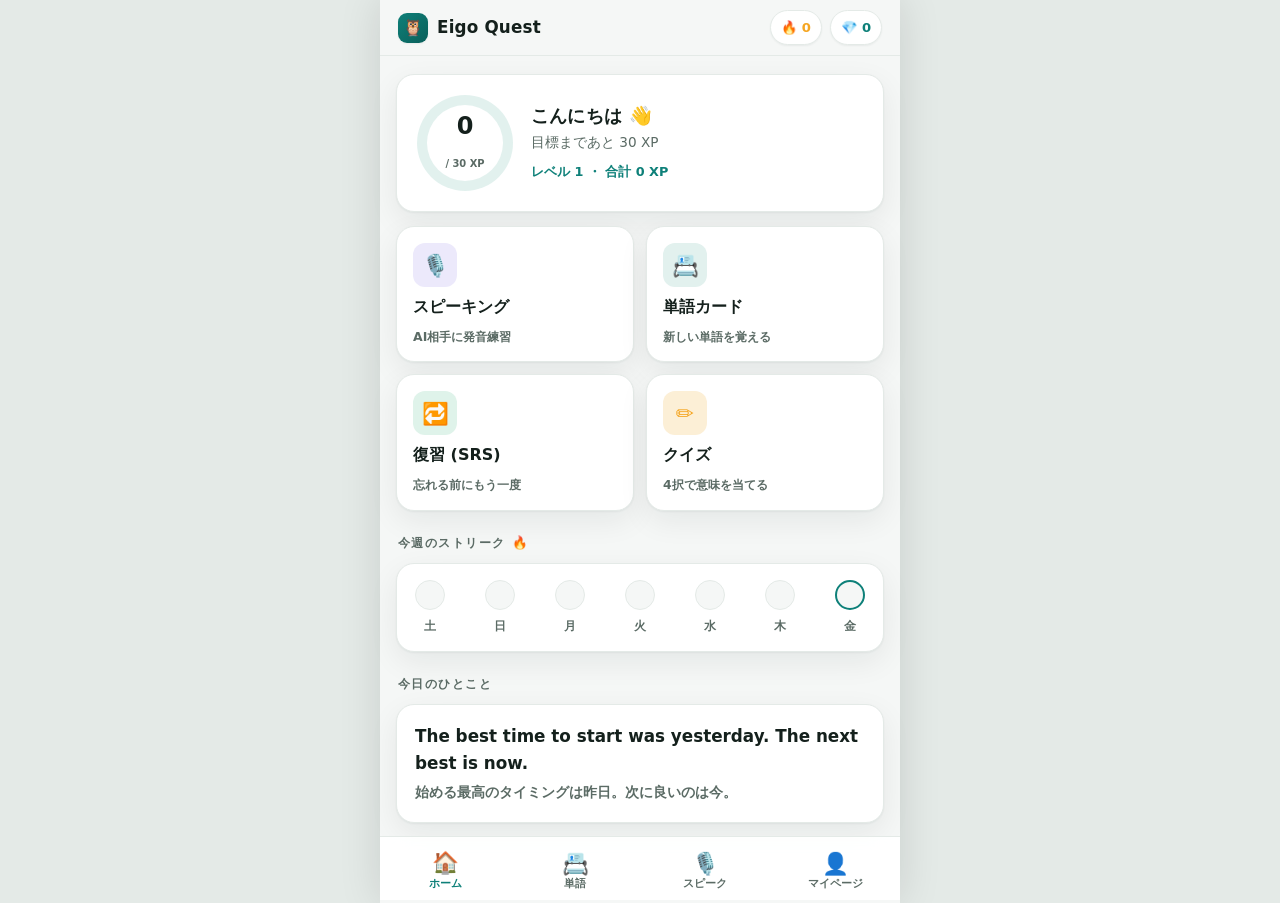
<file: english-app/index.html>
<!DOCTYPE html>
<html lang="ja">
<head>
<meta charset="UTF-8">
<meta name="viewport" content="width=device-width, initial-scale=1.0, maximum-scale=1.0, viewport-fit=cover">
<meta name="theme-color" content="#0E8079">
<meta name="apple-mobile-web-app-capable" content="yes">
<meta name="apple-mobile-web-app-status-bar-style" content="black-translucent">
<meta name="apple-mobile-web-app-title" content="Eigo Quest">
<meta name="description" content="日本人のための英語学習アプリ。AIスピーキング・単語SRS・毎日の習慣化で「話せる」に最短で近づく。">
<link rel="manifest" href="manifest.webmanifest">
<link rel="apple-touch-icon" href="icon-180.png">
<title>Eigo Quest — 話せる英語を、毎日3分で</title>
<style>
  :root{
    --bg:#F5F7F6; --card:#FFFFFF; --ink:#14201C; --ink-soft:#5B6B65;
    --line:#E4EAE7; --accent:#0E8079; --accent-ink:#0A5F5A; --accent-soft:#E2F1EE;
    --gold:#F5A623; --gold-soft:#FCEFD6; --danger:#D6533C; --danger-soft:#F8E4DF;
    --good:#1FA971; --good-soft:#DFF3EA;
    --purple:#6C5CE7; --purple-soft:#ECE9FB;
    --shadow:0 1px 2px rgba(20,35,30,.05), 0 10px 30px rgba(20,35,30,.07);
    --shadow-sm:0 1px 2px rgba(20,35,30,.06);
    --sans:"Hiragino Kaku Gothic ProN","Yu Gothic","Noto Sans JP","Segoe UI",system-ui,sans-serif;
    --nav-h:64px;
    --safe-b:env(safe-area-inset-bottom,0px);
    --safe-t:env(safe-area-inset-top,0px);
  }
  @media (prefers-color-scheme:dark){
    :root{
      --bg:#0E1513; --card:#161F1C; --ink:#EAF0ED; --ink-soft:#93A29C;
      --line:#26312D; --accent:#2CBAB1; --accent-ink:#8FE3DD; --accent-soft:#123230;
      --gold:#F5B342; --gold-soft:#2E2513; --danger:#E8735C; --danger-soft:#2E1712;
      --good:#3ED598; --good-soft:#10261E; --purple:#9A8CF5; --purple-soft:#1C1830;
      --shadow:0 1px 2px rgba(0,0,0,.3), 0 12px 34px rgba(0,0,0,.45);
      --shadow-sm:0 1px 2px rgba(0,0,0,.4);
    }
  }
  *{box-sizing:border-box;-webkit-tap-highlight-color:transparent}
  html,body{margin:0;padding:0;height:100%}
  body{
    background:var(--bg);color:var(--ink);font-family:var(--sans);
    line-height:1.6;-webkit-font-smoothing:antialiased;
    overscroll-behavior-y:none;text-size-adjust:100%;
  }
  button{font-family:inherit;cursor:pointer;border:none;background:none;color:inherit}
  h1,h2,h3{margin:0;line-height:1.3;font-weight:800;letter-spacing:.01em}
  p{margin:0}
  .app{max-width:520px;margin:0 auto;min-height:100%;position:relative;
    padding-bottom:calc(var(--nav-h) + var(--safe-b) + 8px);}

  /* ---------- top bar ---------- */
  .topbar{position:sticky;top:0;z-index:20;background:color-mix(in srgb,var(--bg) 86%, transparent);
    backdrop-filter:saturate(160%) blur(12px);-webkit-backdrop-filter:saturate(160%) blur(12px);
    padding:calc(var(--safe-t) + 10px) 18px 10px;display:flex;align-items:center;justify-content:space-between;
    border-bottom:1px solid var(--line);}
  .brand{display:flex;align-items:center;gap:9px;font-weight:900;font-size:1.05rem;letter-spacing:.01em}
  .brand .logo{width:30px;height:30px;border-radius:9px;background:linear-gradient(135deg,var(--accent),var(--accent-ink));
    display:grid;place-items:center;color:#fff;font-size:1rem;flex:none;box-shadow:var(--shadow-sm)}
  .stats-pills{display:flex;gap:8px;align-items:center}
  .pill{display:flex;align-items:center;gap:5px;font-weight:800;font-size:.82rem;
    background:var(--card);border:1px solid var(--line);padding:6px 10px;border-radius:999px;box-shadow:var(--shadow-sm)}
  .pill.streak{color:var(--gold)}
  .pill.gem{color:var(--accent)}

  /* ---------- views ---------- */
  .view{display:none;padding:18px 16px 8px;animation:fade .32s ease}
  .view.active{display:block}
  @keyframes fade{from{opacity:0;transform:translateY(6px)}to{opacity:1;transform:none}}

  .section-title{font-size:.78rem;font-weight:800;letter-spacing:.12em;text-transform:uppercase;
    color:var(--ink-soft);margin:22px 2px 10px}
  .section-title:first-child{margin-top:4px}

  .card{background:var(--card);border:1px solid var(--line);border-radius:18px;box-shadow:var(--shadow)}

  /* daily goal hero */
  .hero{padding:20px;display:flex;gap:18px;align-items:center}
  .ring{--p:0;width:96px;height:96px;flex:none;border-radius:50%;display:grid;place-items:center;
    background:conic-gradient(var(--accent) calc(var(--p)*1%), var(--accent-soft) 0);
    transition:background .6s ease}
  .ring .inner{width:76px;height:76px;border-radius:50%;background:var(--card);display:grid;place-items:center;text-align:center}
  .ring .inner b{font-size:1.5rem;font-weight:900;display:block;line-height:1}
  .ring .inner span{font-size:.62rem;color:var(--ink-soft);font-weight:700}
  .hero-info h2{font-size:1.15rem;margin-bottom:4px}
  .hero-info p{font-size:.85rem;color:var(--ink-soft)}
  .hero-info .xp{margin-top:8px;font-size:.8rem;font-weight:800;color:var(--accent)}

  /* action tiles */
  .tiles{display:grid;grid-template-columns:1fr 1fr;gap:12px;margin-top:14px}
  .tile{padding:16px;border-radius:18px;text-align:left;display:flex;flex-direction:column;gap:10px;
    background:var(--card);border:1px solid var(--line);box-shadow:var(--shadow);transition:transform .12s ease}
  .tile:active{transform:scale(.97)}
  .tile .ic{width:44px;height:44px;border-radius:12px;display:grid;place-items:center;font-size:1.35rem}
  .tile.speak .ic{background:var(--purple-soft);color:var(--purple)}
  .tile.vocab .ic{background:var(--accent-soft);color:var(--accent)}
  .tile.quiz .ic{background:var(--gold-soft);color:var(--gold)}
  .tile.review .ic{background:var(--good-soft);color:var(--good)}
  .tile b{font-size:1rem;font-weight:800}
  .tile small{color:var(--ink-soft);font-size:.78rem;font-weight:600;line-height:1.4}
  .tile .badge{align-self:flex-start;font-size:.7rem;font-weight:800;padding:2px 8px;border-radius:999px;
    background:var(--danger-soft);color:var(--danger)}

  /* streak calendar */
  .week{display:flex;justify-content:space-between;padding:16px 18px}
  .day{display:flex;flex-direction:column;align-items:center;gap:7px;font-size:.72rem;color:var(--ink-soft);font-weight:700}
  .day .dot{width:30px;height:30px;border-radius:50%;display:grid;place-items:center;
    background:var(--bg);border:1.5px solid var(--line);font-size:.8rem}
  .day.done .dot{background:var(--gold);border-color:var(--gold);color:#fff}
  .day.today .dot{border-color:var(--accent);border-width:2px}

  /* ---------- buttons ---------- */
  .btn{display:inline-flex;align-items:center;justify-content:center;gap:8px;width:100%;
    padding:15px 18px;border-radius:14px;font-weight:800;font-size:1rem;
    background:var(--accent);color:#fff;box-shadow:0 6px 16px color-mix(in srgb,var(--accent) 35%, transparent);
    transition:transform .12s ease,opacity .12s}
  .btn:active{transform:scale(.98)}
  .btn.ghost{background:var(--card);color:var(--ink);border:1px solid var(--line);box-shadow:var(--shadow-sm)}
  .btn.gold{background:var(--gold);box-shadow:0 6px 16px color-mix(in srgb,var(--gold) 35%, transparent)}
  .btn.sm{padding:11px 14px;font-size:.9rem;width:auto}
  .btn:disabled{opacity:.5}

  /* ---------- flashcard (vocab) ---------- */
  .study-wrap{padding:16px}
  .progress-top{display:flex;align-items:center;gap:12px;margin-bottom:16px}
  .progress-top .bar{flex:1;height:8px;border-radius:999px;background:var(--line);overflow:hidden}
  .progress-top .bar i{display:block;height:100%;background:var(--accent);border-radius:999px;transition:width .35s ease}
  .progress-top .close{font-size:1.5rem;color:var(--ink-soft);line-height:1;padding:0 4px}
  .progress-top .count{font-weight:800;font-size:.85rem;color:var(--ink-soft);min-width:44px;text-align:right}

  .flashcard{position:relative;height:340px;perspective:1200px;margin:8px 0 18px}
  .fc-inner{position:absolute;inset:0;transition:transform .5s cubic-bezier(.4,.2,.2,1);transform-style:preserve-3d}
  .flashcard.flipped .fc-inner{transform:rotateY(180deg)}
  .fc-face{position:absolute;inset:0;backface-visibility:hidden;-webkit-backface-visibility:hidden;
    border-radius:22px;background:var(--card);border:1px solid var(--line);box-shadow:var(--shadow);
    display:flex;flex-direction:column;align-items:center;justify-content:center;text-align:center;padding:26px;gap:12px}
  .fc-back{transform:rotateY(180deg);background:var(--accent-soft)}
  .fc-word{font-size:2.2rem;font-weight:900;letter-spacing:-.01em}
  .fc-phon{color:var(--ink-soft);font-size:1rem;font-weight:600}
  .fc-jp{font-size:1.7rem;font-weight:900;color:var(--accent-ink)}
  .fc-ex{font-size:.92rem;color:var(--ink-soft);font-weight:600;max-width:26em;line-height:1.6}
  .fc-ex .en{color:var(--ink);font-weight:700}
  .fc-hint{position:absolute;bottom:14px;left:0;right:0;text-align:center;font-size:.75rem;color:var(--ink-soft);font-weight:700}
  .speak-ic{position:absolute;top:14px;right:16px;width:42px;height:42px;border-radius:50%;
    background:var(--card);border:1px solid var(--line);display:grid;place-items:center;font-size:1.2rem;box-shadow:var(--shadow-sm)}
  .fc-back .speak-ic{background:#fff}

  .rate{display:grid;grid-template-columns:1fr 1fr;gap:12px}
  .rate button{padding:16px;border-radius:14px;font-weight:800;font-size:1rem;box-shadow:var(--shadow-sm)}
  .rate .again{background:var(--danger-soft);color:var(--danger)}
  .rate .good{background:var(--good-soft);color:var(--good)}
  .rate .single{grid-column:1 / -1}

  /* ---------- speaking ---------- */
  .speak-view{padding:20px 16px}
  .phrase-card{padding:26px 22px;text-align:center;margin-bottom:18px}
  .phrase-en{font-size:1.6rem;font-weight:900;line-height:1.35;margin-bottom:10px}
  .phrase-jp{color:var(--ink-soft);font-weight:700;font-size:1rem}
  .mic-wrap{display:flex;flex-direction:column;align-items:center;gap:14px;margin:8px 0 4px}
  .mic{width:88px;height:88px;border-radius:50%;background:var(--purple);color:#fff;font-size:2.1rem;
    display:grid;place-items:center;box-shadow:0 10px 26px color-mix(in srgb,var(--purple) 40%, transparent);
    transition:transform .15s}
  .mic:active{transform:scale(.94)}
  .mic.listening{animation:pulse 1.2s infinite}
  @keyframes pulse{0%{box-shadow:0 0 0 0 color-mix(in srgb,var(--purple) 55%, transparent)}
    70%{box-shadow:0 0 0 22px transparent}100%{box-shadow:0 0 0 0 transparent}}
  .mic-label{font-size:.85rem;color:var(--ink-soft);font-weight:700}
  .heard{min-height:26px;text-align:center;font-weight:700;color:var(--ink-soft);font-size:.95rem;padding:0 10px}
  .score-badge{display:none;margin:16px auto 0;text-align:center}
  .score-badge.show{display:block;animation:fade .3s}
  .score-ring{font-size:2.6rem;font-weight:900;margin-bottom:2px}
  .score-msg{font-weight:800;font-size:.95rem}

  /* ---------- quiz ---------- */
  .quiz-view{padding:16px}
  .q-word{font-size:2rem;font-weight:900;text-align:center;margin:20px 0 6px}
  .q-sub{text-align:center;color:var(--ink-soft);font-weight:700;margin-bottom:22px;font-size:.9rem}
  .choices{display:flex;flex-direction:column;gap:12px}
  .choice{padding:16px 18px;border-radius:14px;background:var(--card);border:1.5px solid var(--line);
    font-weight:700;font-size:1.05rem;text-align:left;box-shadow:var(--shadow-sm);transition:transform .1s}
  .choice:active{transform:scale(.98)}
  .choice.correct{border-color:var(--good);background:var(--good-soft);color:var(--good)}
  .choice.wrong{border-color:var(--danger);background:var(--danger-soft);color:var(--danger)}
  .choice:disabled{opacity:1}

  /* ---------- result overlay ---------- */
  .result{position:fixed;inset:0;z-index:50;background:var(--bg);display:none;flex-direction:column;
    align-items:center;justify-content:center;text-align:center;padding:32px;gap:14px}
  .result.show{display:flex;animation:fade .35s}
  .result .big{font-size:4rem}
  .result h2{font-size:1.6rem}
  .result .rewards{display:flex;gap:14px;margin:10px 0 8px}
  .reward{background:var(--card);border:1px solid var(--line);border-radius:16px;padding:14px 20px;box-shadow:var(--shadow)}
  .reward b{display:block;font-size:1.5rem;font-weight:900;color:var(--accent)}
  .reward span{font-size:.75rem;color:var(--ink-soft);font-weight:700}
  .result .btn{max-width:300px}

  /* ---------- mypage / paywall ---------- */
  .profile-head{display:flex;align-items:center;gap:16px;padding:20px}
  .avatar{width:62px;height:62px;border-radius:50%;background:linear-gradient(135deg,var(--accent),var(--purple));
    display:grid;place-items:center;color:#fff;font-size:1.6rem;font-weight:900;flex:none}
  .profile-head h2{font-size:1.2rem}
  .profile-head p{color:var(--ink-soft);font-size:.85rem;font-weight:600}
  .stat-grid{display:grid;grid-template-columns:repeat(3,1fr);gap:12px;margin-top:14px}
  .stat{padding:16px 8px;text-align:center}
  .stat b{display:block;font-size:1.5rem;font-weight:900}
  .stat span{font-size:.72rem;color:var(--ink-soft);font-weight:700}
  .stat.s1 b{color:var(--gold)} .stat.s2 b{color:var(--accent)} .stat.s3 b{color:var(--purple)}

  .plan{padding:22px;margin-top:14px;position:relative;overflow:hidden;
    background:linear-gradient(135deg,var(--accent-ink),var(--accent));color:#fff;border:none}
  .plan .tagp{display:inline-block;background:rgba(255,255,255,.22);font-size:.72rem;font-weight:800;
    padding:4px 10px;border-radius:999px;margin-bottom:12px;letter-spacing:.05em}
  .plan h2{font-size:1.35rem;margin-bottom:6px}
  .plan .price{font-size:2rem;font-weight:900;margin:8px 0}
  .plan .price small{font-size:.9rem;font-weight:700;opacity:.85}
  .plan ul{list-style:none;padding:0;margin:12px 0 18px;display:flex;flex-direction:column;gap:9px}
  .plan li{display:flex;align-items:center;gap:9px;font-size:.92rem;font-weight:600}
  .plan li::before{content:"✓";font-weight:900;background:rgba(255,255,255,.25);width:22px;height:22px;
    border-radius:50%;display:grid;place-items:center;font-size:.75rem;flex:none}
  .plan .btn{background:#fff;color:var(--accent-ink)}
  .plan .note{text-align:center;font-size:.72rem;opacity:.8;margin-top:10px}

  .list-row{display:flex;align-items:center;gap:14px;padding:15px 18px;font-weight:700;font-size:.95rem}
  .list-row+.list-row{border-top:1px solid var(--line)}
  .list-row .ic{font-size:1.15rem;width:26px;text-align:center}
  .list-row .chev{margin-left:auto;color:var(--ink-soft)}
  .list-row.on .chev{color:var(--good)}

  /* ---------- bottom nav ---------- */
  .nav{position:fixed;bottom:0;left:0;right:0;z-index:30;max-width:520px;margin:0 auto;
    height:calc(var(--nav-h) + var(--safe-b));padding-bottom:var(--safe-b);
    background:color-mix(in srgb,var(--card) 92%, transparent);backdrop-filter:blur(14px);-webkit-backdrop-filter:blur(14px);
    border-top:1px solid var(--line);display:flex;}
  .nav button{flex:1;display:flex;flex-direction:column;align-items:center;justify-content:center;gap:3px;
    color:var(--ink-soft);font-size:.66rem;font-weight:800;padding-top:8px}
  .nav button .ni{font-size:1.35rem;line-height:1}
  .nav button.active{color:var(--accent)}
  .nav button.active .ni{transform:translateY(-1px)}

  /* toast */
  .toast{position:fixed;left:50%;bottom:calc(var(--nav-h) + var(--safe-b) + 16px);transform:translateX(-50%) translateY(20px);
    background:var(--ink);color:var(--bg);padding:11px 18px;border-radius:12px;font-weight:800;font-size:.85rem;
    z-index:60;opacity:0;transition:.3s;pointer-events:none;box-shadow:var(--shadow);max-width:90%}
  .toast.show{opacity:1;transform:translateX(-50%) translateY(0)}

  .empty{text-align:center;padding:40px 20px;color:var(--ink-soft)}
  .empty .big{font-size:3rem;margin-bottom:8px}
  .empty p{font-weight:700}

  @media (min-width:521px){
    body{background:var(--line)}
    .app{background:var(--bg);min-height:100vh;box-shadow:0 0 40px rgba(0,0,0,.12)}
  }
</style>
</head>
<body>
<div class="app">
  <div class="topbar">
    <div class="brand"><span class="logo">🦉</span>Eigo&nbsp;Quest</div>
    <div class="stats-pills">
      <span class="pill streak">🔥 <span id="p-streak">0</span></span>
      <span class="pill gem">💎 <span id="p-gems">0</span></span>
    </div>
  </div>

  <!-- ===== HOME ===== -->
  <section class="view active" id="view-home">
    <div class="card hero">
      <div class="ring" id="goalRing"><div class="inner"><b id="goalNow">0</b><span>/ <span id="goalMax">30</span> XP</span></div></div>
      <div class="hero-info">
        <h2 id="greet">今日も学ぼう 👋</h2>
        <p id="goalMsg">目標まであと少し！</p>
        <div class="xp">レベル <span id="lvl">1</span> ・ 合計 <span id="totalXp">0</span> XP</div>
      </div>
    </div>

    <div class="tiles">
      <button class="tile speak" onclick="Speak.start()">
        <span class="ic">🎙️</span><b>スピーキング</b><small>AI相手に発音練習</small>
      </button>
      <button class="tile vocab" onclick="Study.start('new')">
        <span class="ic">📇</span><b>単語カード</b><small>新しい単語を覚える</small>
      </button>
      <button class="tile review" onclick="Study.start('review')">
        <span class="ic">🔁</span><b>復習 (SRS)</b><small>忘れる前にもう一度</small>
        <span class="badge" id="dueBadge" style="display:none"></span>
      </button>
      <button class="tile quiz" onclick="Quiz.start()">
        <span class="ic">✏️</span><b>クイズ</b><small>4択で意味を当てる</small>
      </button>
    </div>

    <div class="section-title">今週のストリーク 🔥</div>
    <div class="card week" id="weekCal"></div>

    <div class="section-title">今日のひとこと</div>
    <div class="card" style="padding:18px">
      <p id="tipEn" style="font-weight:800;font-size:1.05rem;margin-bottom:4px"></p>
      <p id="tipJp" style="color:var(--ink-soft);font-weight:600;font-size:.88rem"></p>
    </div>
  </section>

  <!-- ===== VOCAB / STUDY ===== -->
  <section class="view" id="view-study">
    <div class="study-wrap">
      <div class="progress-top">
        <button class="close" onclick="go('home')">✕</button>
        <div class="bar"><i id="studyBar"></i></div>
        <div class="count" id="studyCount">0/0</div>
      </div>
      <div class="flashcard" id="flashcard" onclick="Study.flip()">
        <div class="fc-inner">
          <div class="fc-face fc-front">
            <button class="speak-ic" onclick="event.stopPropagation();Audio.say(Study.cur().en)">🔊</button>
            <div class="fc-word" id="fcWord"></div>
            <div class="fc-phon" id="fcPhon"></div>
            <div class="fc-hint">タップして答えを見る 👆</div>
          </div>
          <div class="fc-face fc-back">
            <button class="speak-ic" onclick="event.stopPropagation();Audio.say(Study.cur().en)">🔊</button>
            <div class="fc-jp" id="fcJp"></div>
            <div class="fc-ex" id="fcEx"></div>
          </div>
        </div>
      </div>
      <div class="rate" id="rateBox" style="display:none">
        <button class="again" onclick="Study.rate(0)">😵 もう一度</button>
        <button class="good" onclick="Study.rate(1)">😃 覚えた</button>
      </div>
      <div class="rate" id="flipHint">
        <button class="single btn ghost" onclick="Study.flip()">答えを見る</button>
      </div>
    </div>
  </section>

  <!-- ===== SPEAKING ===== -->
  <section class="view" id="view-speak">
    <div class="speak-view">
      <div class="progress-top">
        <button class="close" onclick="go('home')">✕</button>
        <div class="bar"><i id="speakBar"></i></div>
        <div class="count" id="speakCount">0/0</div>
      </div>
      <div class="card phrase-card">
        <div class="phrase-en" id="phraseEn"></div>
        <div class="phrase-jp" id="phraseJp"></div>
        <button class="btn ghost sm" style="margin-top:16px;width:auto" onclick="Audio.say(Speak.cur().en)">🔊 お手本を聞く</button>
      </div>
      <div class="mic-wrap">
        <button class="mic" id="micBtn" onclick="Speak.listen()">🎤</button>
        <div class="mic-label" id="micLabel">タップして話す</div>
      </div>
      <div class="heard" id="heardText"></div>
      <div class="score-badge" id="scoreBadge">
        <div class="score-ring" id="scoreNum"></div>
        <div class="score-msg" id="scoreMsg"></div>
        <button class="btn sm" style="margin:14px auto 0" onclick="Speak.next()">次へ →</button>
      </div>
    </div>
  </section>

  <!-- ===== QUIZ ===== -->
  <section class="view" id="view-quiz">
    <div class="quiz-view">
      <div class="progress-top">
        <button class="close" onclick="go('home')">✕</button>
        <div class="bar"><i id="quizBar"></i></div>
        <div class="count" id="quizCount">0/0</div>
      </div>
      <div class="q-word" id="qWord"></div>
      <div class="q-sub">この単語の意味は？</div>
      <div class="choices" id="qChoices"></div>
    </div>
  </section>

  <!-- ===== MY PAGE ===== -->
  <section class="view" id="view-me">
    <div class="card">
      <div class="profile-head">
        <div class="avatar" id="avatar">😀</div>
        <div>
          <h2>ゲスト学習者</h2>
          <p id="joinInfo">レベル 1 ・ 学習中</p>
        </div>
      </div>
      <div style="padding:0 18px 18px">
        <div class="stat-grid">
          <div class="card stat s1"><b id="m-streak">0</b><span>連続日数</span></div>
          <div class="card stat s2"><b id="m-words">0</b><span>覚えた単語</span></div>
          <div class="card stat s3"><b id="m-xp">0</b><span>合計XP</span></div>
        </div>
      </div>
    </div>

    <div class="section-title">プレミアムで最速上達</div>
    <div class="card plan">
      <span class="tagp">⭐ PREMIUM</span>
      <h2>Eigo Quest プレミアム</h2>
      <div class="price">¥980<small> / 月</small></div>
      <ul>
        <li>AIスピーキング 無制限＆詳細フィードバック</li>
        <li>単語SRSカードが全カテゴリ解放</li>
        <li>広告なし・オフライン学習</li>
        <li>弱点自動分析＆パーソナル学習プラン</li>
      </ul>
      <button class="btn" onclick="upgrade()">7日間無料で試す</button>
      <p class="note">年額プランなら実質 ¥817/月（月額比 17%OFF）</p>
    </div>

    <div class="section-title">設定</div>
    <div class="card">
      <button class="list-row" onclick="toggleSound()" id="soundRow"><span class="ic">🔊</span>発音の音声<span class="chev" id="soundState">ON</span></button>
      <div class="list-row"><span class="ic">🎯</span>1日の目標<span class="chev" id="goalSetting">30 XP</span></div>
      <button class="list-row" onclick="resetData()"><span class="ic">🗑️</span>データをリセット<span class="chev">›</span></button>
      <div class="list-row"><span class="ic">ℹ️</span>バージョン<span class="chev">MVP 0.1</span></div>
    </div>
    <p style="text-align:center;color:var(--ink-soft);font-size:.75rem;font-weight:600;margin:20px 0 8px">
      日本人のための英語学習アプリ 🇯🇵→🌍</p>
  </section>

  <!-- result overlay -->
  <div class="result" id="result">
    <div class="big" id="rEmoji">🎉</div>
    <h2 id="rTitle">セッション完了！</h2>
    <div class="rewards">
      <div class="reward"><b id="rXp">+0</b><span>XP</span></div>
      <div class="reward"><b id="rGems">+0</b><span>💎 ジェム</span></div>
    </div>
    <p id="rMsg" style="color:var(--ink-soft);font-weight:700;max-width:22em"></p>
    <button class="btn" onclick="closeResult()">つづける</button>
  </div>

  <div class="toast" id="toast"></div>

  <!-- bottom nav -->
  <nav class="nav">
    <button class="active" data-nav="home" onclick="go('home')"><span class="ni">🏠</span>ホーム</button>
    <button data-nav="study" onclick="Study.start('new')"><span class="ni">📇</span>単語</button>
    <button data-nav="speak" onclick="Speak.start()"><span class="ni">🎙️</span>スピーク</button>
    <button data-nav="me" onclick="go('me')"><span class="ni">👤</span>マイページ</button>
  </nav>
</div>

<script src="data.js"></script>
<script src="app.js"></script>
<script>
if('serviceWorker' in navigator){window.addEventListener('load',()=>navigator.serviceWorker.register('sw.js').catch(()=>{}));}
</script>
</body>
</html>
</file>
